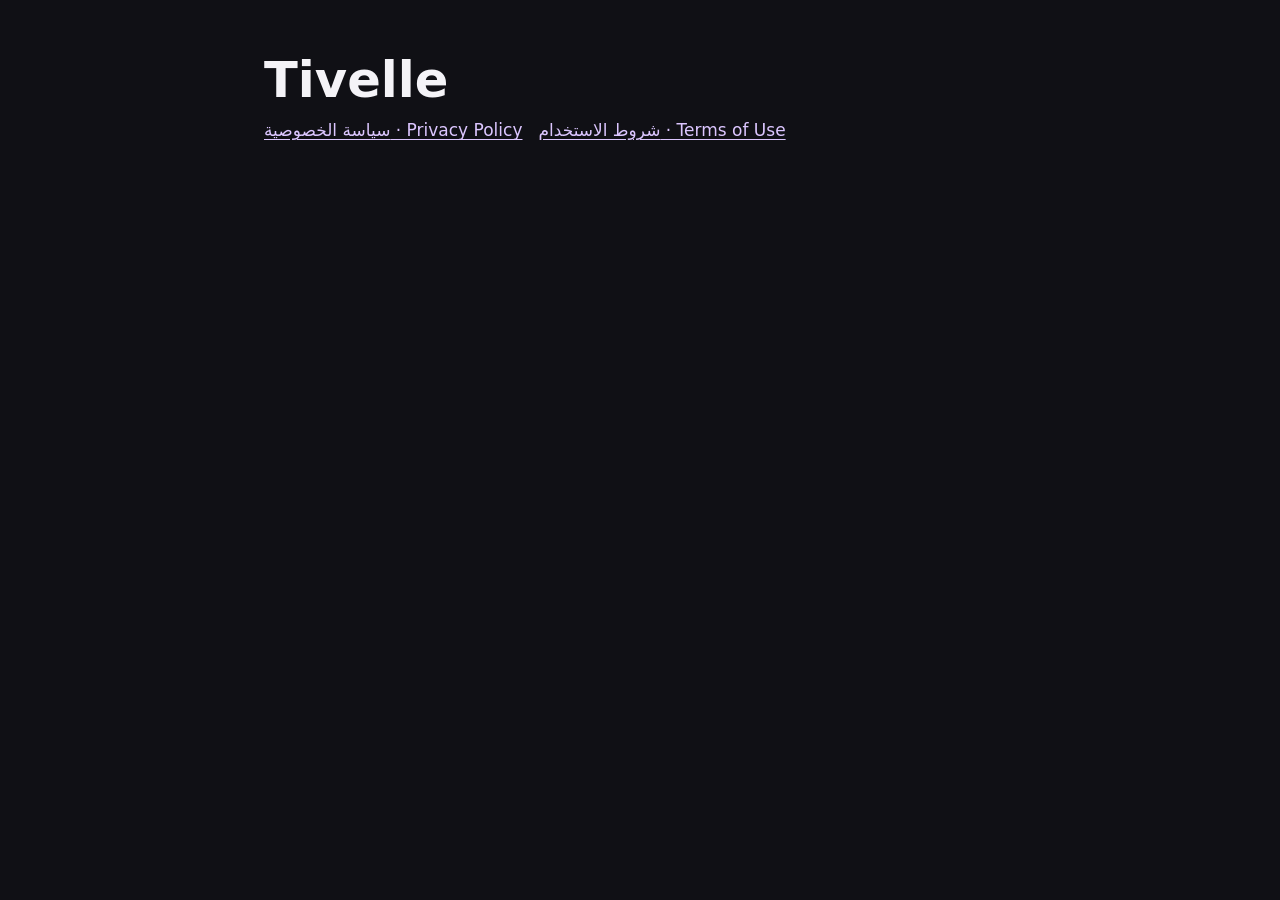
<file: index.html>
<!doctype html><html lang="en"><meta charset="utf-8"><meta name="viewport" content="width=device-width,initial-scale=1"><title>Tivelle</title><link rel="stylesheet" href="style.css"><main><h1>Tivelle</h1><nav><a href="privacy/">سياسة الخصوصية · Privacy Policy</a><a href="terms/">شروط الاستخدام · Terms of Use</a></nav></main></html>
</file>
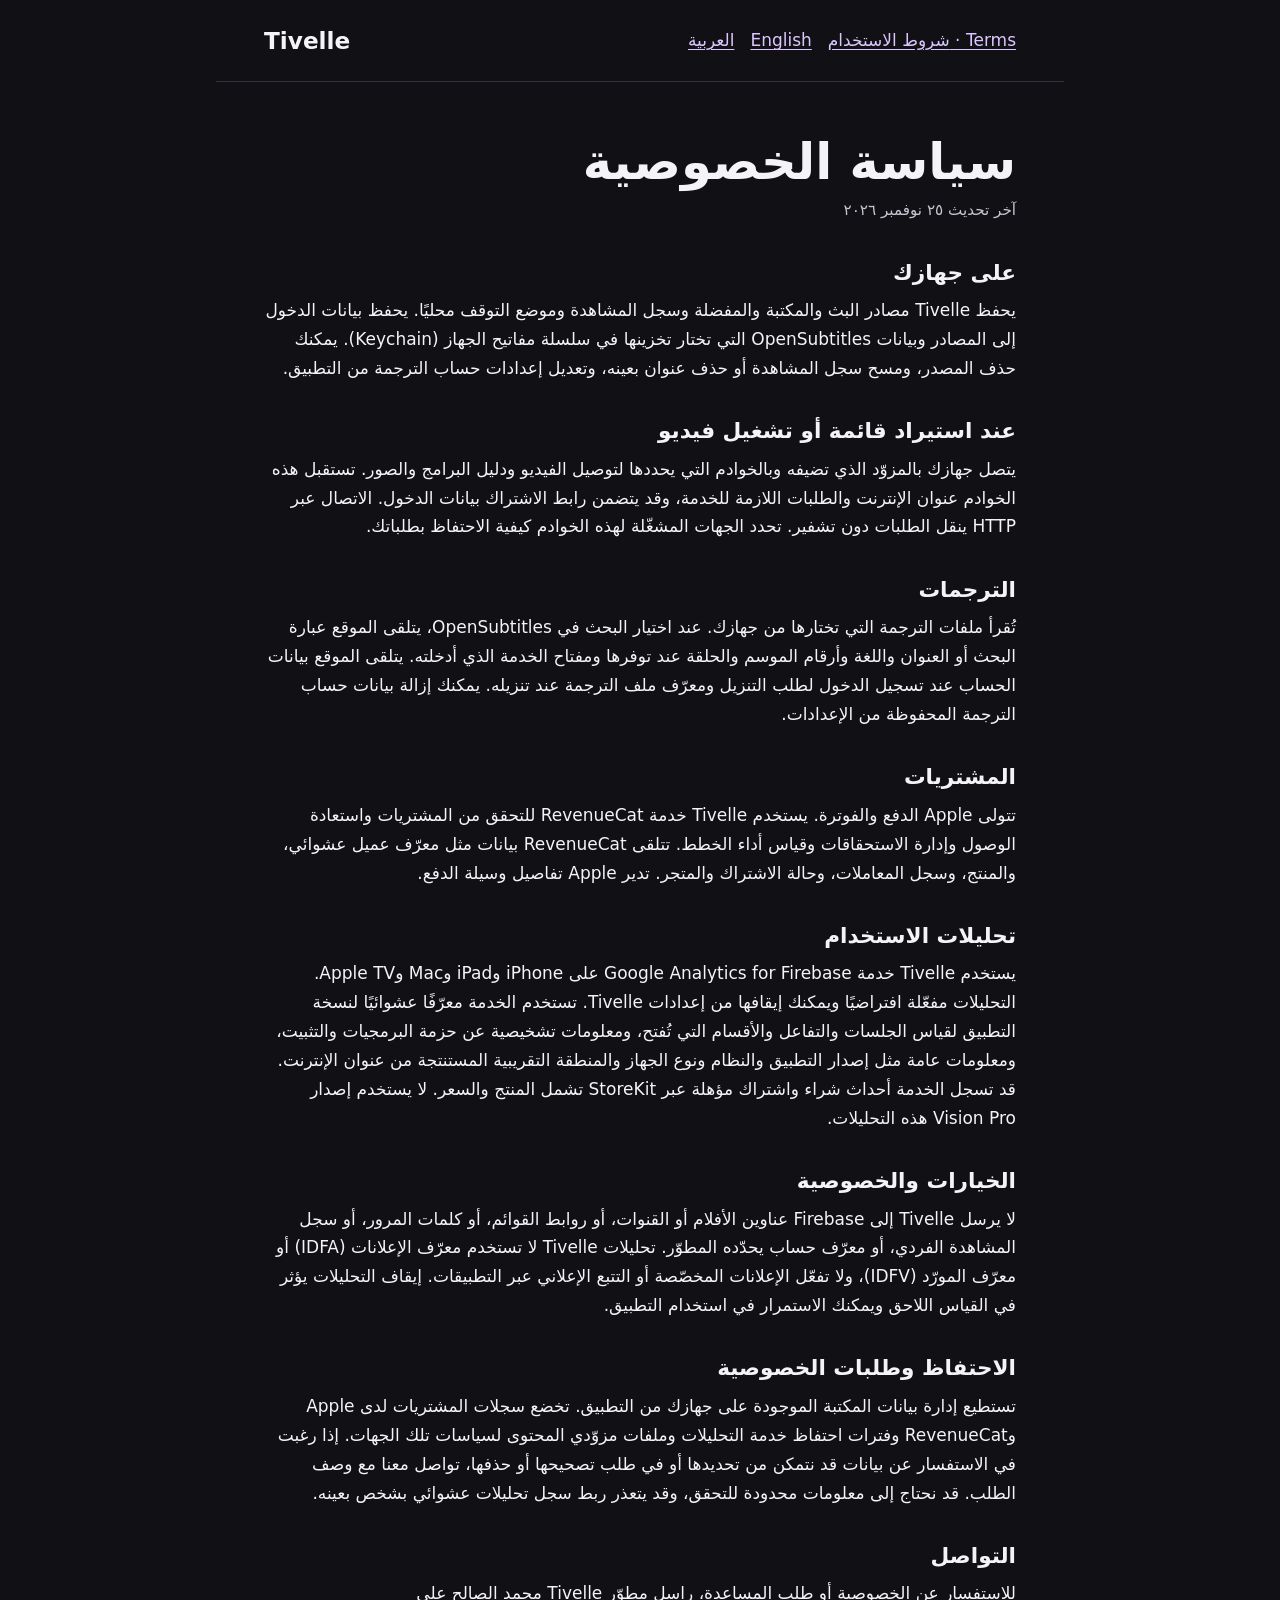
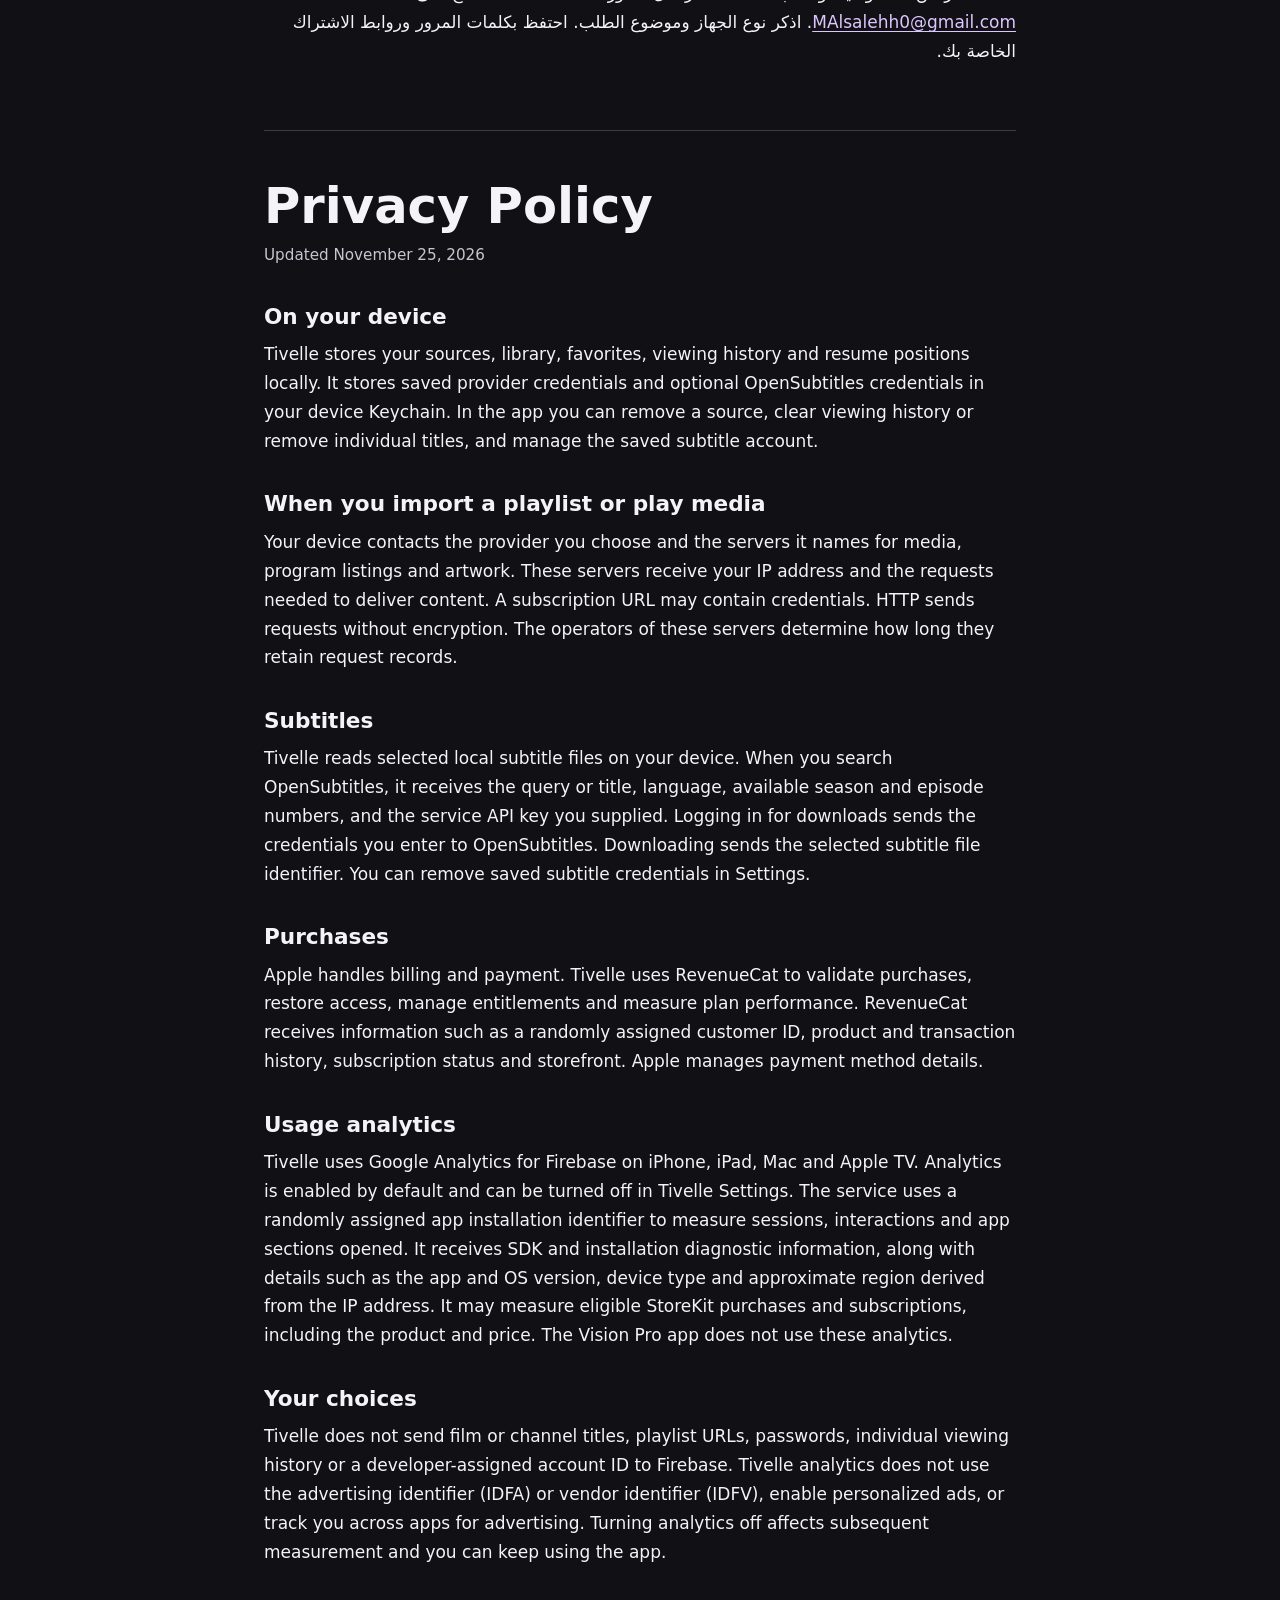
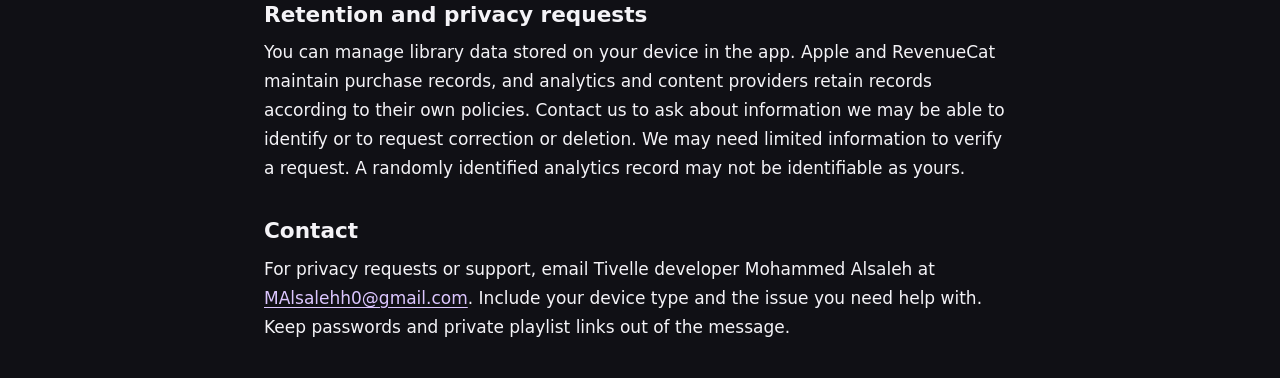
<file: privacy/index.html>
<!doctype html><html lang="ar"><meta charset="utf-8"><meta name="viewport" content="width=device-width,initial-scale=1"><title>Tivelle · سياسة الخصوصية · Privacy Policy</title><link rel="stylesheet" href="../style.css"><header><strong>Tivelle</strong><nav><a href="#ar" lang="ar">العربية</a><a href="#en" lang="en">English</a><a href="../terms/" lang="ar">شروط الاستخدام · Terms</a></nav></header><main><article id="ar" lang="ar" dir="rtl"><h1>سياسة الخصوصية</h1><p class="date">آخر تحديث ٢٥ نوفمبر ٢٠٢٦</p><section><h2>على جهازك</h2><p>يحفظ Tivelle مصادر البث والمكتبة والمفضلة وسجل المشاهدة وموضع التوقف محليًا. يحفظ بيانات الدخول إلى المصادر وبيانات OpenSubtitles التي تختار تخزينها في سلسلة مفاتيح الجهاز (Keychain). يمكنك حذف المصدر، ومسح سجل المشاهدة أو حذف عنوان بعينه، وتعديل إعدادات حساب الترجمة من التطبيق.</p></section><section><h2>عند استيراد قائمة أو تشغيل فيديو</h2><p>يتصل جهازك بالمزوّد الذي تضيفه وبالخوادم التي يحددها لتوصيل الفيديو ودليل البرامج والصور. تستقبل هذه الخوادم عنوان الإنترنت والطلبات اللازمة للخدمة، وقد يتضمن رابط الاشتراك بيانات الدخول. الاتصال عبر HTTP ينقل الطلبات دون تشفير. تحدد الجهات المشغّلة لهذه الخوادم كيفية الاحتفاظ بطلباتك.</p></section><section><h2>الترجمات</h2><p>تُقرأ ملفات الترجمة التي تختارها من جهازك. عند اختيار البحث في OpenSubtitles، يتلقى الموقع عبارة البحث أو العنوان واللغة وأرقام الموسم والحلقة عند توفرها ومفتاح الخدمة الذي أدخلته. يتلقى الموقع بيانات الحساب عند تسجيل الدخول لطلب التنزيل ومعرّف ملف الترجمة عند تنزيله. يمكنك إزالة بيانات حساب الترجمة المحفوظة من الإعدادات.</p></section><section><h2>المشتريات</h2><p>تتولى Apple الدفع والفوترة. يستخدم Tivelle خدمة RevenueCat للتحقق من المشتريات واستعادة الوصول وإدارة الاستحقاقات وقياس أداء الخطط. تتلقى RevenueCat بيانات مثل معرّف عميل عشوائي، والمنتج، وسجل المعاملات، وحالة الاشتراك والمتجر. تدير Apple تفاصيل وسيلة الدفع.</p></section><section><h2>تحليلات الاستخدام</h2><p>يستخدم Tivelle خدمة Google Analytics for Firebase على iPhone وiPad وMac وApple TV. التحليلات مفعّلة افتراضيًا ويمكنك إيقافها من إعدادات Tivelle. تستخدم الخدمة معرّفًا عشوائيًا لنسخة التطبيق لقياس الجلسات والتفاعل والأقسام التي تُفتح، ومعلومات تشخيصية عن حزمة البرمجيات والتثبيت، ومعلومات عامة مثل إصدار التطبيق والنظام ونوع الجهاز والمنطقة التقريبية المستنتجة من عنوان الإنترنت. قد تسجل الخدمة أحداث شراء واشتراك مؤهلة عبر StoreKit تشمل المنتج والسعر. لا يستخدم إصدار Vision Pro هذه التحليلات.</p></section><section><h2>الخيارات والخصوصية</h2><p>لا يرسل Tivelle إلى Firebase عناوين الأفلام أو القنوات، أو روابط القوائم، أو كلمات المرور، أو سجل المشاهدة الفردي، أو معرّف حساب يحدّده المطوّر. تحليلات Tivelle لا تستخدم معرّف الإعلانات (IDFA) أو معرّف المورّد (IDFV)، ولا تفعّل الإعلانات المخصّصة أو التتبع الإعلاني عبر التطبيقات. إيقاف التحليلات يؤثر في القياس اللاحق ويمكنك الاستمرار في استخدام التطبيق.</p></section><section><h2>الاحتفاظ وطلبات الخصوصية</h2><p>تستطيع إدارة بيانات المكتبة الموجودة على جهازك من التطبيق. تخضع سجلات المشتريات لدى Apple وRevenueCat وفترات احتفاظ خدمة التحليلات وملفات مزوّدي المحتوى لسياسات تلك الجهات. إذا رغبت في الاستفسار عن بيانات قد نتمكن من تحديدها أو في طلب تصحيحها أو حذفها، تواصل معنا مع وصف الطلب. قد نحتاج إلى معلومات محدودة للتحقق، وقد يتعذر ربط سجل تحليلات عشوائي بشخص بعينه.</p></section><section><h2>التواصل</h2><p>للاستفسار عن الخصوصية أو طلب المساعدة، راسل مطوّر Tivelle محمد الصالح على <a href="mailto:MAlsalehh0@gmail.com" dir="ltr">MAlsalehh0@gmail.com</a>. اذكر نوع الجهاز وموضوع الطلب. احتفظ بكلمات المرور وروابط الاشتراك الخاصة بك.</p></section></article><article id="en" lang="en" dir="ltr"><h1>Privacy Policy</h1><p class="date">Updated November 25, 2026</p><section><h2>On your device</h2><p>Tivelle stores your sources, library, favorites, viewing history and resume positions locally. It stores saved provider credentials and optional OpenSubtitles credentials in your device Keychain. In the app you can remove a source, clear viewing history or remove individual titles, and manage the saved subtitle account.</p></section><section><h2>When you import a playlist or play media</h2><p>Your device contacts the provider you choose and the servers it names for media, program listings and artwork. These servers receive your IP address and the requests needed to deliver content. A subscription URL may contain credentials. HTTP sends requests without encryption. The operators of these servers determine how long they retain request records.</p></section><section><h2>Subtitles</h2><p>Tivelle reads selected local subtitle files on your device. When you search OpenSubtitles, it receives the query or title, language, available season and episode numbers, and the service API key you supplied. Logging in for downloads sends the credentials you enter to OpenSubtitles. Downloading sends the selected subtitle file identifier. You can remove saved subtitle credentials in Settings.</p></section><section><h2>Purchases</h2><p>Apple handles billing and payment. Tivelle uses RevenueCat to validate purchases, restore access, manage entitlements and measure plan performance. RevenueCat receives information such as a randomly assigned customer ID, product and transaction history, subscription status and storefront. Apple manages payment method details.</p></section><section><h2>Usage analytics</h2><p>Tivelle uses Google Analytics for Firebase on iPhone, iPad, Mac and Apple TV. Analytics is enabled by default and can be turned off in Tivelle Settings. The service uses a randomly assigned app installation identifier to measure sessions, interactions and app sections opened. It receives SDK and installation diagnostic information, along with details such as the app and OS version, device type and approximate region derived from the IP address. It may measure eligible StoreKit purchases and subscriptions, including the product and price. The Vision Pro app does not use these analytics.</p></section><section><h2>Your choices</h2><p>Tivelle does not send film or channel titles, playlist URLs, passwords, individual viewing history or a developer-assigned account ID to Firebase. Tivelle analytics does not use the advertising identifier (IDFA) or vendor identifier (IDFV), enable personalized ads, or track you across apps for advertising. Turning analytics off affects subsequent measurement and you can keep using the app.</p></section><section><h2>Retention and privacy requests</h2><p>You can manage library data stored on your device in the app. Apple and RevenueCat maintain purchase records, and analytics and content providers retain records according to their own policies. Contact us to ask about information we may be able to identify or to request correction or deletion. We may need limited information to verify a request. A randomly identified analytics record may not be identifiable as yours.</p></section><section><h2>Contact</h2><p>For privacy requests or support, email Tivelle developer Mohammed Alsaleh at <a href="mailto:MAlsalehh0@gmail.com">MAlsalehh0@gmail.com</a>. Include your device type and the issue you need help with. Keep passwords and private playlist links out of the message.</p></section></article></main></html>
</file>
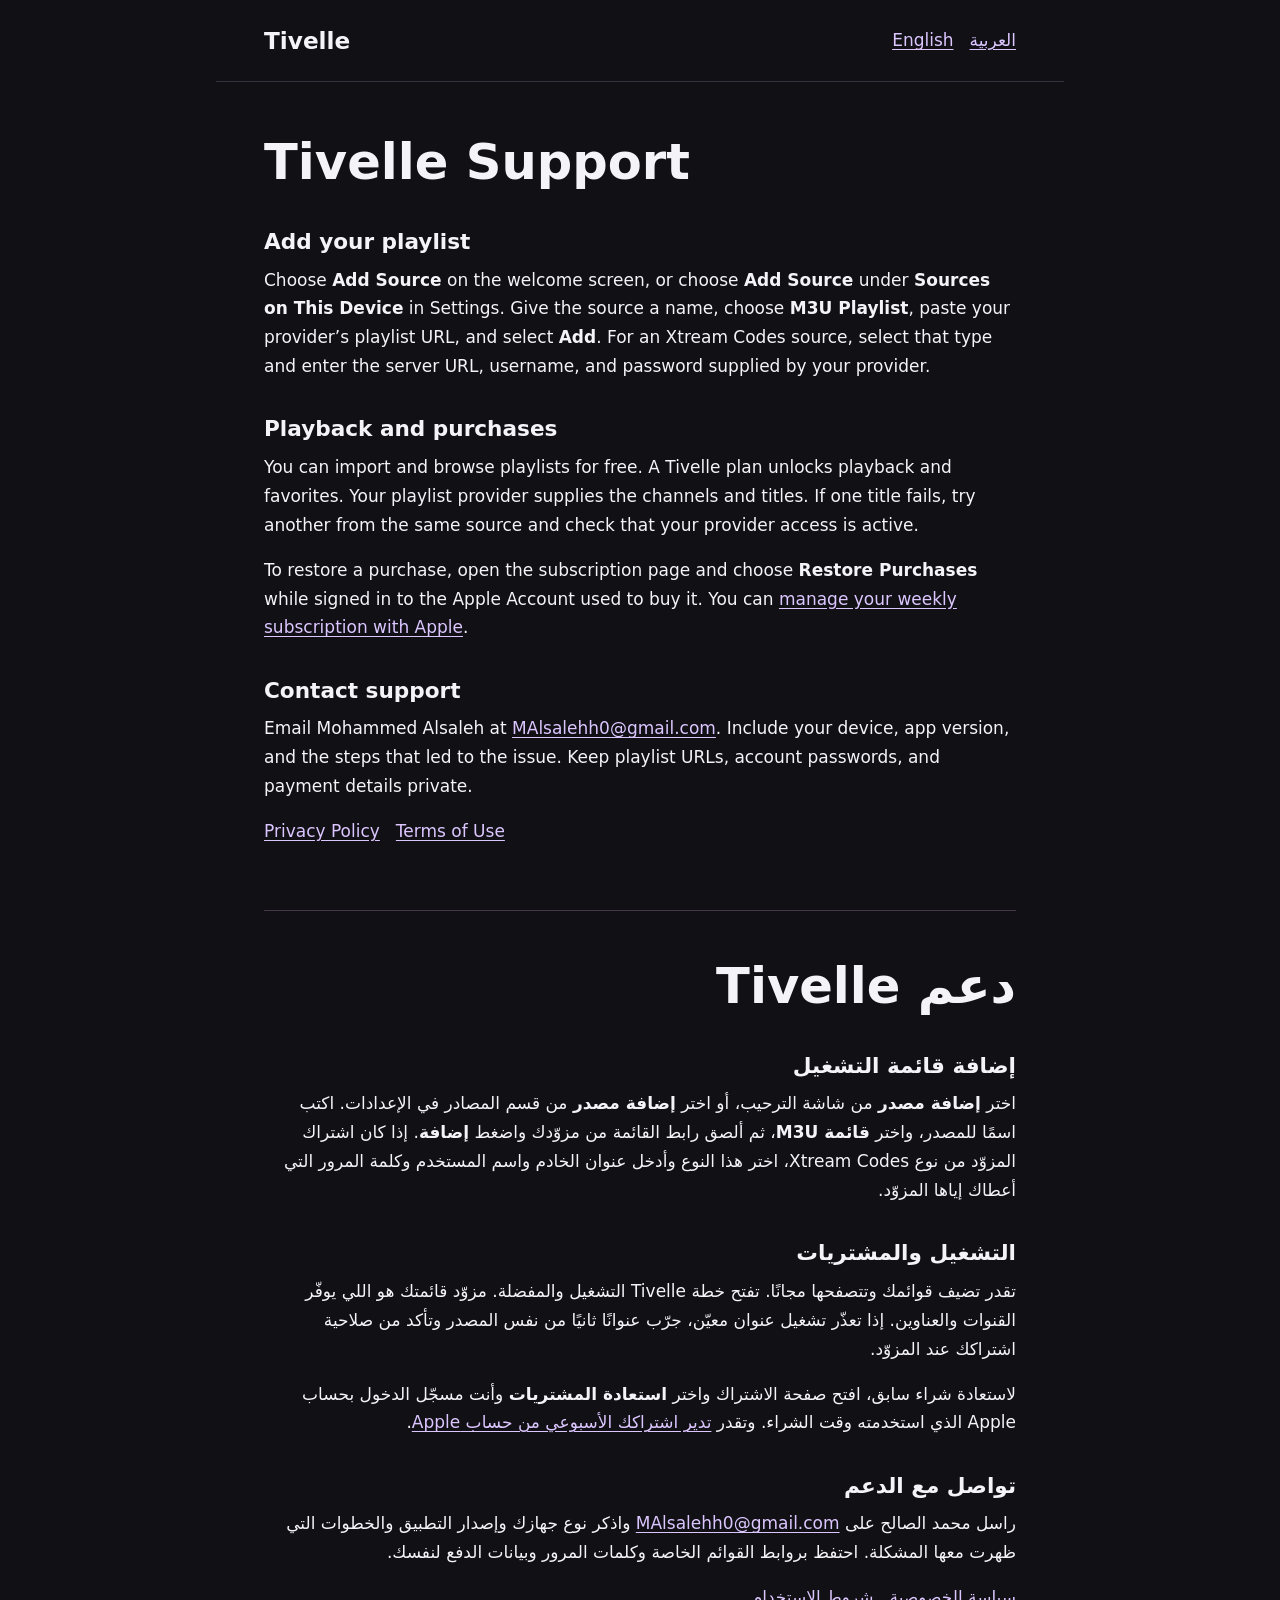
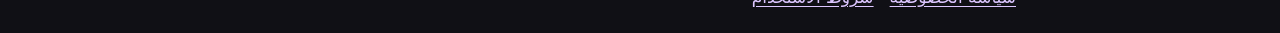
<file: support/index.html>
<!doctype html>
<html lang="en">
<head>
<meta charset="utf-8">
<meta name="viewport" content="width=device-width,initial-scale=1">
<meta name="description" content="Get help with Tivelle playlists, playback, and App Store purchases.">
<title>Tivelle Support | دعم Tivelle</title>
<link rel="stylesheet" href="../style.css">
</head>
<body>
<header><strong>Tivelle</strong><nav aria-label="Page languages"><a href="#en" lang="en">English</a><a href="#ar" lang="ar" dir="rtl">العربية</a></nav></header>
<main>
<article id="en" lang="en">
<h1>Tivelle Support</h1>
<section><h2>Add your playlist</h2><p>Choose <strong>Add Source</strong> on the welcome screen, or choose <strong>Add Source</strong> under <strong>Sources on This Device</strong> in Settings. Give the source a name, choose <strong>M3U Playlist</strong>, paste your provider’s playlist URL, and select <strong>Add</strong>. For an Xtream Codes source, select that type and enter the server URL, username, and password supplied by your provider.</p></section>
<section><h2>Playback and purchases</h2><p>You can import and browse playlists for free. A Tivelle plan unlocks playback and favorites. Your playlist provider supplies the channels and titles. If one title fails, try another from the same source and check that your provider access is active.</p><p>To restore a purchase, open the subscription page and choose <strong>Restore Purchases</strong> while signed in to the Apple Account used to buy it. You can <a href="https://apps.apple.com/account/subscriptions">manage your weekly subscription with Apple</a>.</p></section>
<section><h2>Contact support</h2><p>Email Mohammed Alsaleh at <a href="mailto:MAlsalehh0@gmail.com">MAlsalehh0@gmail.com</a>. Include your device, app version, and the steps that led to the issue. Keep playlist URLs, account passwords, and payment details private.</p></section>
<nav aria-label="Legal information"><a href="../privacy/#en">Privacy Policy</a><a href="../terms/#en">Terms of Use</a></nav>
</article>
<article id="ar" lang="ar" dir="rtl">
<h1>دعم Tivelle</h1>
<section><h2>إضافة قائمة التشغيل</h2><p>اختر <strong>إضافة مصدر</strong> من شاشة الترحيب، أو اختر <strong>إضافة مصدر</strong> من قسم المصادر في الإعدادات. اكتب اسمًا للمصدر، واختر <strong>قائمة M3U</strong>، ثم ألصق رابط القائمة من مزوّدك واضغط <strong>إضافة</strong>. إذا كان اشتراك المزوّد من نوع Xtream Codes، اختر هذا النوع وأدخل عنوان الخادم واسم المستخدم وكلمة المرور التي أعطاك إياها المزوّد.</p></section>
<section><h2>التشغيل والمشتريات</h2><p>تقدر تضيف قوائمك وتتصفحها مجانًا. تفتح خطة Tivelle التشغيل والمفضلة. مزوّد قائمتك هو اللي يوفّر القنوات والعناوين. إذا تعذّر تشغيل عنوان معيّن، جرّب عنوانًا ثانيًا من نفس المصدر وتأكد من صلاحية اشتراكك عند المزوّد.</p><p>لاستعادة شراء سابق، افتح صفحة الاشتراك واختر <strong>استعادة المشتريات</strong> وأنت مسجّل الدخول بحساب Apple الذي استخدمته وقت الشراء. وتقدر <a href="https://apps.apple.com/account/subscriptions">تدير اشتراكك الأسبوعي من حساب Apple</a>.</p></section>
<section><h2>تواصل مع الدعم</h2><p>راسل محمد الصالح على <a href="mailto:MAlsalehh0@gmail.com" dir="ltr">MAlsalehh0@gmail.com</a> واذكر نوع جهازك وإصدار التطبيق والخطوات التي ظهرت معها المشكلة. احتفظ بروابط القوائم الخاصة وكلمات المرور وبيانات الدفع لنفسك.</p></section>
<nav aria-label="معلومات قانونية"><a href="../privacy/#ar">سياسة الخصوصية</a><a href="../terms/#ar">شروط الاستخدام</a></nav>
</article>
</main></body></html>
</file>
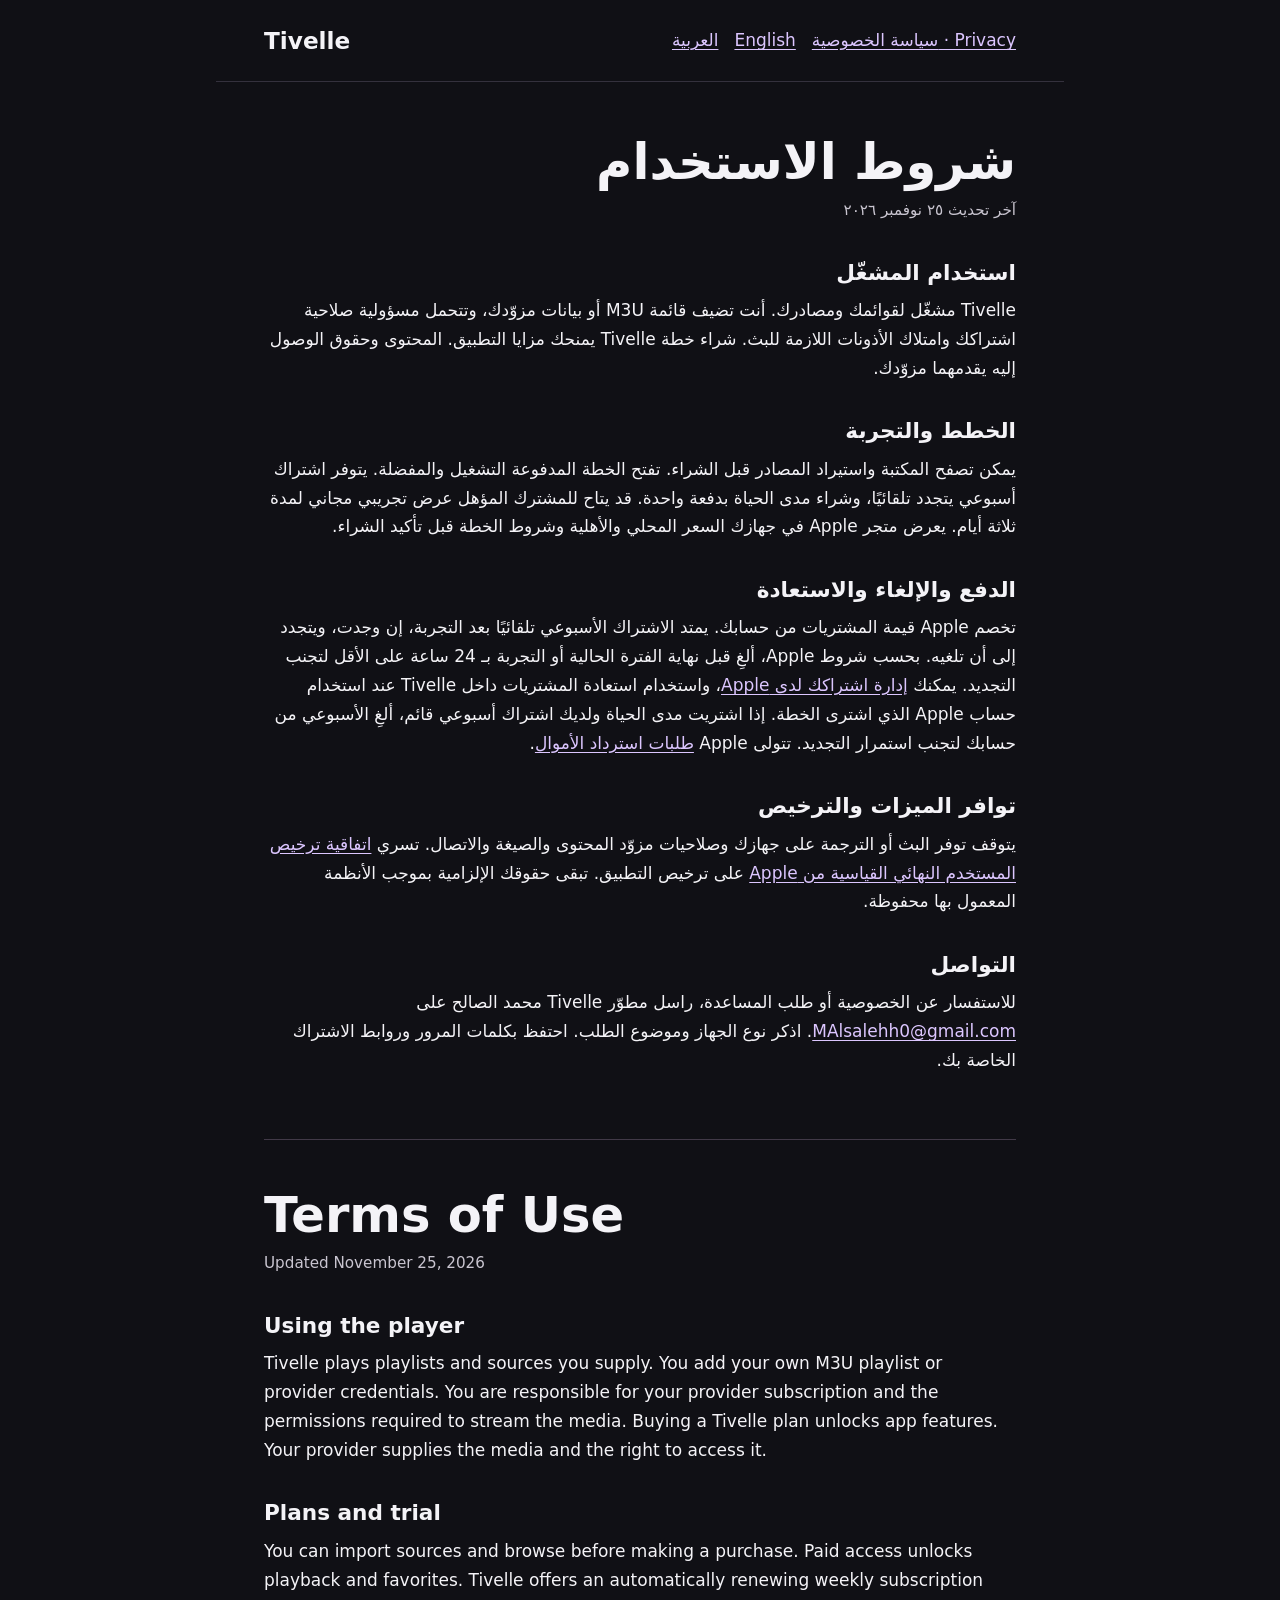
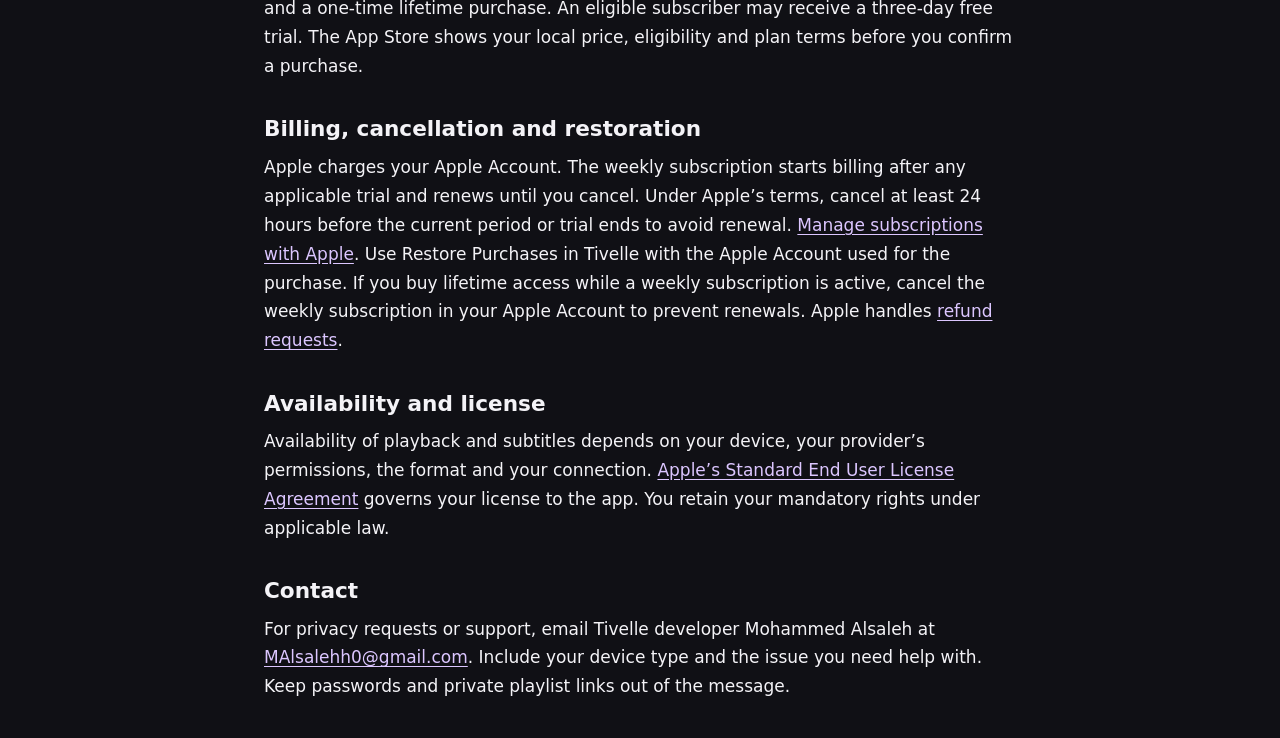
<file: terms/index.html>
<!doctype html><html lang="ar"><meta charset="utf-8"><meta name="viewport" content="width=device-width,initial-scale=1"><title>Tivelle · شروط الاستخدام · Terms of Use</title><link rel="stylesheet" href="../style.css"><header><strong>Tivelle</strong><nav><a href="#ar" lang="ar">العربية</a><a href="#en" lang="en">English</a><a href="../privacy/" lang="ar">سياسة الخصوصية · Privacy</a></nav></header><main><article id="ar" lang="ar" dir="rtl"><h1>شروط الاستخدام</h1><p class="date">آخر تحديث ٢٥ نوفمبر ٢٠٢٦</p><section><h2>استخدام المشغّل</h2><p>Tivelle مشغّل لقوائمك ومصادرك. أنت تضيف قائمة M3U أو بيانات مزوّدك، وتتحمل مسؤولية صلاحية اشتراكك وامتلاك الأذونات اللازمة للبث. شراء خطة Tivelle يمنحك مزايا التطبيق. المحتوى وحقوق الوصول إليه يقدمهما مزوّدك.</p></section><section><h2>الخطط والتجربة</h2><p>يمكن تصفح المكتبة واستيراد المصادر قبل الشراء. تفتح الخطة المدفوعة التشغيل والمفضلة. يتوفر اشتراك أسبوعي يتجدد تلقائيًا، وشراء مدى الحياة بدفعة واحدة. قد يتاح للمشترك المؤهل عرض تجريبي مجاني لمدة ثلاثة أيام. يعرض متجر Apple في جهازك السعر المحلي والأهلية وشروط الخطة قبل تأكيد الشراء.</p></section><section><h2>الدفع والإلغاء والاستعادة</h2><p>تخصم Apple قيمة المشتريات من حسابك. يمتد الاشتراك الأسبوعي تلقائيًا بعد التجربة، إن وجدت، ويتجدد إلى أن تلغيه. بحسب شروط Apple، ألغِ قبل نهاية الفترة الحالية أو التجربة بـ 24 ساعة على الأقل لتجنب التجديد. يمكنك <a href="https://apps.apple.com/account/subscriptions">إدارة اشتراكك لدى Apple</a>، واستخدام استعادة المشتريات داخل Tivelle عند استخدام حساب Apple الذي اشترى الخطة. إذا اشتريت مدى الحياة ولديك اشتراك أسبوعي قائم، ألغِ الأسبوعي من حسابك لتجنب استمرار التجديد. تتولى Apple <a href="https://reportaproblem.apple.com/">طلبات استرداد الأموال</a>.</p></section><section><h2>توافر الميزات والترخيص</h2><p>يتوقف توفر البث أو الترجمة على جهازك وصلاحيات مزوّد المحتوى والصيغة والاتصال. تسري <a href="https://www.apple.com/legal/internet-services/itunes/dev/stdeula/">اتفاقية ترخيص المستخدم النهائي القياسية من Apple</a> على ترخيص التطبيق. تبقى حقوقك الإلزامية بموجب الأنظمة المعمول بها محفوظة.</p></section><section><h2>التواصل</h2><p>للاستفسار عن الخصوصية أو طلب المساعدة، راسل مطوّر Tivelle محمد الصالح على <a href="mailto:MAlsalehh0@gmail.com" dir="ltr">MAlsalehh0@gmail.com</a>. اذكر نوع الجهاز وموضوع الطلب. احتفظ بكلمات المرور وروابط الاشتراك الخاصة بك.</p></section></article><article id="en" lang="en" dir="ltr"><h1>Terms of Use</h1><p class="date">Updated November 25, 2026</p><section><h2>Using the player</h2><p>Tivelle plays playlists and sources you supply. You add your own M3U playlist or provider credentials. You are responsible for your provider subscription and the permissions required to stream the media. Buying a Tivelle plan unlocks app features. Your provider supplies the media and the right to access it.</p></section><section><h2>Plans and trial</h2><p>You can import sources and browse before making a purchase. Paid access unlocks playback and favorites. Tivelle offers an automatically renewing weekly subscription and a one-time lifetime purchase. An eligible subscriber may receive a three-day free trial. The App Store shows your local price, eligibility and plan terms before you confirm a purchase.</p></section><section><h2>Billing, cancellation and restoration</h2><p>Apple charges your Apple Account. The weekly subscription starts billing after any applicable trial and renews until you cancel. Under Apple’s terms, cancel at least 24 hours before the current period or trial ends to avoid renewal. <a href="https://apps.apple.com/account/subscriptions">Manage subscriptions with Apple</a>. Use Restore Purchases in Tivelle with the Apple Account used for the purchase. If you buy lifetime access while a weekly subscription is active, cancel the weekly subscription in your Apple Account to prevent renewals. Apple handles <a href="https://reportaproblem.apple.com/">refund requests</a>.</p></section><section><h2>Availability and license</h2><p>Availability of playback and subtitles depends on your device, your provider’s permissions, the format and your connection. <a href="https://www.apple.com/legal/internet-services/itunes/dev/stdeula/">Apple’s Standard End User License Agreement</a> governs your license to the app. You retain your mandatory rights under applicable law.</p></section><section><h2>Contact</h2><p>For privacy requests or support, email Tivelle developer Mohammed Alsaleh at <a href="mailto:MAlsalehh0@gmail.com">MAlsalehh0@gmail.com</a>. Include your device type and the issue you need help with. Keep passwords and private playlist links out of the message.</p></section></article></main></html>
</file>
<file: style.css>
*{box-sizing:border-box}html{scroll-behavior:smooth;color-scheme:dark}body{margin:0;background:#101015;color:#f4f3f7;font:17px/1.7 system-ui,sans-serif}main,header{max-width:53rem;margin:auto;padding:1.3rem clamp(1rem,5vw,3rem)}header{display:flex;justify-content:space-between;gap:1rem;align-items:center;border-bottom:1px solid #34313d;flex-wrap:wrap}header strong{font-size:1.45rem}a{color:#dcc6ff;text-underline-offset:.2em}a:focus-visible{outline:2px solid white;outline-offset:4px}nav{display:flex;gap:1rem;flex-wrap:wrap}article+article{border-top:1px solid #413947;margin-top:4rem;padding-top:1rem}h1{line-height:1.25;font-size:clamp(2rem,6vw,3.1rem);margin:1.8rem 0 .3rem}h2{font-size:1.35rem;margin:1.9rem 0 .3rem}p{margin:.3rem 0 1rem}.date{color:#c9c5d0;font-size:.95rem}.more{margin-top:2rem}
</file>
